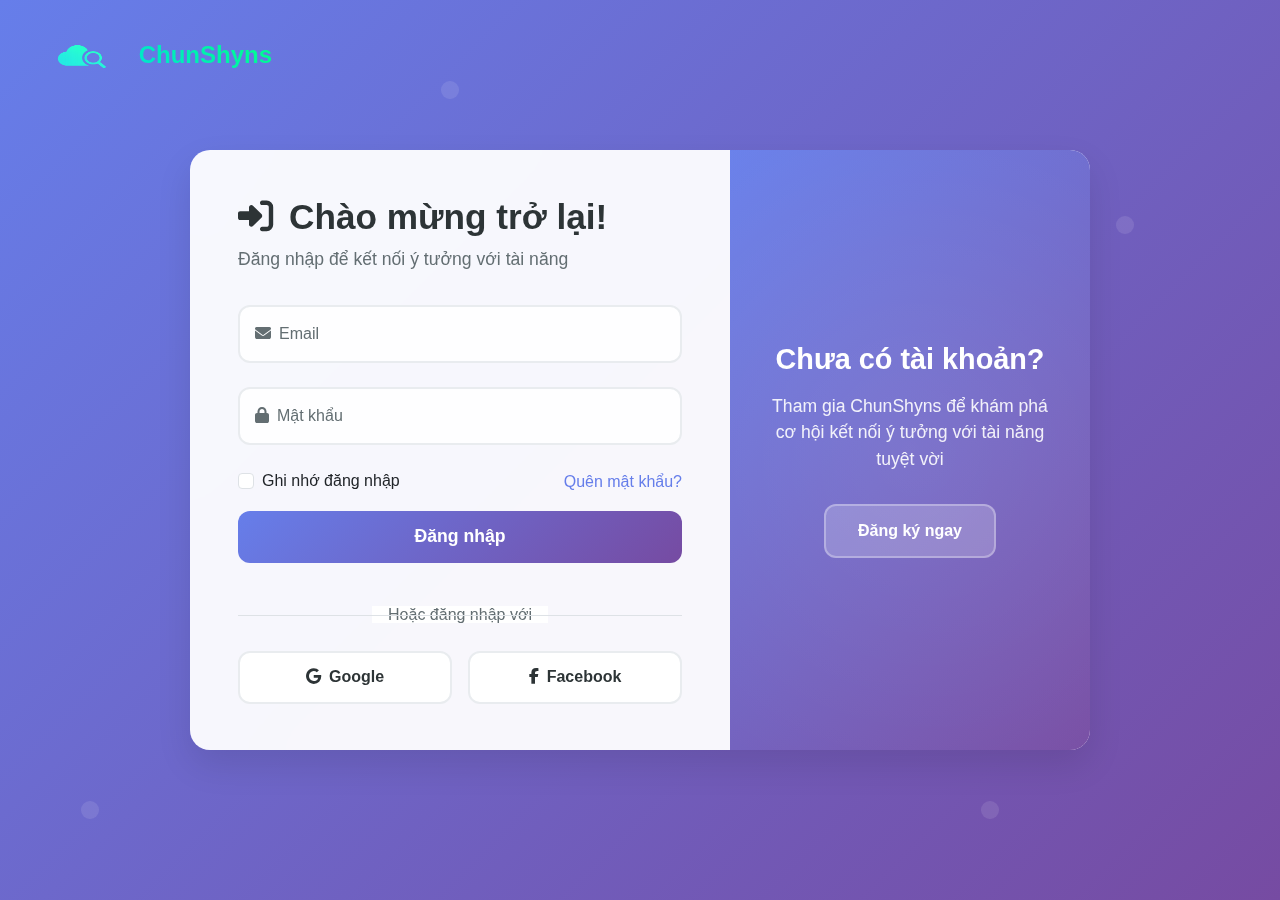
<file: login&sigin.html>
<!DOCTYPE html>
<html lang="vi">
<head>
    <meta charset="UTF-8">
    <meta name="viewport" content="width=device-width, initial-scale=1.0">
    <title>ChunShyns - Đăng Nhập & Đăng Ký</title>
    <link href="https://cdnjs.cloudflare.com/ajax/libs/bootstrap/5.3.0/css/bootstrap.min.css" rel="stylesheet">
    <link href="https://cdnjs.cloudflare.com/ajax/libs/font-awesome/6.4.0/css/all.min.css" rel="stylesheet">
    <link rel="stylesheet" href="./Assets/css/layout.css">
</head>
<body>
    <div class="animated-bg"></div>
    
    <!-- Brand Logo -->
    <a href="./index.html" class="brand-logo" onclick="goHome()">
         <img
          src="./Assets/image/logo.png"
          alt="ChunShyns Logo"
          width="100"
          height="50"
        />
        ChunShyns
    </a>

    <!-- Main Auth Container -->
    <div class="auth-container">
        <div class="auth-card">
            <div class="slider-container" id="sliderContainer">
                
                <!-- Login Panel -->
                <div class="form-panel">
                    <div class="form-section">
                        <h2><i class="fas fa-sign-in-alt me-3"></i>Chào mừng trở lại!</h2>
                        <p>Đăng nhập để kết nối ý tưởng với tài năng</p>
                        
                        <form id="loginForm" onsubmit="handleLogin(event)">
                            <div class="form-floating">
                                <input type="email" class="form-control" id="loginEmail" placeholder="name@example.com" required>
                                <label for="loginEmail"><i class="fas fa-envelope me-2"></i>Email</label>
                            </div>
                            
                            <div class="form-floating">
                                <input type="password" class="form-control" id="loginPassword" placeholder="Mật khẩu" required>
                                <label for="loginPassword"><i class="fas fa-lock me-2"></i>Mật khẩu</label>
                            </div>
                            
                            <div class="d-flex justify-content-between align-items-center mb-3">
                                <div class="form-check">
                                    <input class="form-check-input" type="checkbox" id="rememberMe">
                                    <label class="form-check-label" for="rememberMe">
                                        Ghi nhớ đăng nhập
                                    </label>
                                </div>
                                <a href="#" class="text-decoration-none" style="color: #667eea;">Quên mật khẩu?</a>
                            </div>
                            
                            <button type="submit" class="btn btn-primary-custom">
                                Đăng nhập
                                <div class="loading" id="loginLoading"></div>
                            </button>
                        </form>
                        
                        <div class="social-divider">
                            <span>Hoặc đăng nhập với</span>
                        </div>
                        
                        <div class="social-buttons">
                            <a href="#" class="social-btn" onclick="socialLogin('google')">
                                <i class="fab fa-google me-2"></i>Google
                            </a>
                            <a href="#" class="social-btn" onclick="socialLogin('facebook')">
                                <i class="fab fa-facebook-f me-2"></i>Facebook
                            </a>
                        </div>
                    </div>
                    
                    <div class="toggle-section">
                        <div class="toggle-content">
                            <h3>Chưa có tài khoản?</h3>
                            <p>Tham gia ChunShyns để khám phá cơ hội kết nối ý tưởng với tài năng tuyệt vời</p>
                            <button class="btn-toggle" onclick="switchToRegister()">
                                Đăng ký ngay
                            </button>
                        </div>
                    </div>
                </div>
                
                <!-- Register Panel -->
                <div class="form-panel">
                    <div class="toggle-section">
                        <div class="toggle-content">
                            <h3>Đã có tài khoản?</h3>
                            <p>Đăng nhập để tiếp tục hành trình kết nối ý tưởng với tài năng của bạn</p>
                            <button class="btn-toggle" onclick="switchToLogin()">
                                Đăng nhập
                            </button>
                        </div>
                    </div>
                    
                    <div class="form-section">
                        <h2><i class="fas fa-user-plus me-3"></i>Tạo tài khoản mới</h2>
                        <p>Tham gia cộng đồng kết nối ý tưởng với tài năng</p>
                        
                        <form id="registerForm" onsubmit="handleRegister(event)">
                            <div class="row">
                                <div class="col-md-6">
                                    <div class="form-floating">
                                        <input type="text" class="form-control" id="firstName" placeholder="Tên" required>
                                        <label for="firstName"><i class="fas fa-user me-2"></i>Tên</label>
                                    </div>
                                </div>
                                <div class="col-md-6">
                                    <div class="form-floating">
                                        <input type="text" class="form-control" id="lastName" placeholder="Họ" required>
                                        <label for="lastName"><i class="fas fa-user me-2"></i>Họ</label>
                                    </div>
                                </div>
                            </div>
                            
                            <div class="form-floating">
                                <input type="email" class="form-control" id="registerEmail" placeholder="name@example.com" required>
                                <label for="registerEmail"><i class="fas fa-envelope me-2"></i>Email</label>
                            </div>
                            
                            <div class="form-floating">
                                <input type="password" class="form-control" id="registerPassword" placeholder="Mật khẩu" required onkeyup="checkPasswordStrength()">
                                <label for="registerPassword"><i class="fas fa-lock me-2"></i>Mật khẩu</label>
                                <div class="password-strength">
                                    <div class="password-strength-bar" id="passwordStrengthBar"></div>
                                </div>
                            </div>
                            
                            <div class="form-floating">
                                <input type="password" class="form-control" id="confirmPassword" placeholder="Xác nhận mật khẩu" required>
                                <label for="confirmPassword"><i class="fas fa-lock me-2"></i>Xác nhận mật khẩu</label>
                            </div>
                            
                            <div class="form-check mb-3">
                                <input class="form-check-input" type="checkbox" id="agreeTerms" required>
                                <label class="form-check-label" for="agreeTerms">
                                    Tôi đồng ý với <a href="#" style="color: #667eea;">Điều khoản sử dụng</a> và <a href="#" style="color: #667eea;">Chính sách bảo mật</a>
                                </label>
                            </div>
                            
                            <button type="submit" class="btn btn-secondary-custom">
                                Tạo tài khoản
                                <div class="loading" id="registerLoading"></div>
                            </button>
                        </form>
                        
                        <div class="social-divider">
                            <span>Hoặc đăng ký với</span>
                        </div>
                        
                        <div class="social-buttons">
                            <a href="#" class="social-btn" onclick="socialLogin('google')">
                                <i class="fab fa-google me-2"></i>Google
                            </a>
                            <a href="#" class="social-btn" onclick="socialLogin('facebook')">
                                <i class="fab fa-facebook-f me-2"></i>Facebook
                            </a>
                        </div>
                    </div>
                </div>
                
            </div>
        </div>
    </div>

    <script src="https://cdnjs.cloudflare.com/ajax/libs/bootstrap/5.3.0/js/bootstrap.bundle.min.js"></script>
    <script src="./Assets/js/jslg.js"></script>
</body>
</html>
</file>
<file: Assets/css/layout.css>
:root {
            --primary-gradient: linear-gradient(135deg, #667eea 0%, #764ba2 100%);
            --secondary-gradient: linear-gradient(135deg, #f093fb 0%, #f5576c 100%);
            --text-dark: #2d3436;
            --text-light: #636e72;
            --white: #ffffff;
            --shadow: 0 15px 35px rgba(0, 0, 0, 0.1);
            --shadow-hover: 0 25px 50px rgba(0, 0, 0, 0.15);
        }

        * {
            margin: 0;
            padding: 0;
            box-sizing: border-box;
        }

        body {
            font-family: 'Segoe UI', Tahoma, Geneva, Verdana, sans-serif;
            background: var(--primary-gradient);
            min-height: 100vh;
            overflow-x: hidden;
            display: flex;
            align-items: center;
            justify-content: center;
        }

        /* Animated Background */
        .animated-bg {
            position: fixed;
            top: 0;
            left: 0;
            width: 100%;
            height: 100%;
            z-index: -1;
            background: var(--primary-gradient);
        }

        .animated-bg::before {
            content: '';
            position: absolute;
            top: 0;
            left: 0;
            width: 100%;
            height: 100%;
            background: url('data:image/svg+xml,<svg xmlns="http://www.w3.org/2000/svg" viewBox="0 0 100 100"><defs><pattern id="grain" width="100" height="100" patternUnits="userSpaceOnUse"><circle cx="25" cy="25" r="1" fill="white" opacity="0.1"/><circle cx="75" cy="75" r="1" fill="white" opacity="0.1"/><circle cx="50" cy="10" r="1" fill="white" opacity="0.1"/><circle cx="10" cy="90" r="1" fill="white" opacity="0.1"/></pattern></defs><rect width="100" height="100" fill="url(%23grain)"/></svg>');
            animation: float 20s ease-in-out infinite;
        }

        @keyframes float {
            0%, 100% { transform: translateY(0px) rotate(0deg); }
            50% { transform: translateY(-20px) rotate(180deg); }
        }

        /* Main Container */
        .auth-container {
            max-width: 900px;
            width: 100%;
            margin: 2rem;
            position: relative;
            height: 600px;
            perspective: 1000px;
        }

        /* Auth Card */
        .auth-card {
            background: rgba(255, 255, 255, 0.95);
            backdrop-filter: blur(20px);
            border-radius: 20px;
            box-shadow: var(--shadow);
            overflow: hidden;
            height: 100%;
            position: relative;
            transition: all 0.3s ease;
        }

        .auth-card:hover {
            box-shadow: var(--shadow-hover);
            transform: translateY(-5px);
        }

        /* Sliding Container */
        .slider-container {
            position: relative;
            width: 200%;
            height: 100%;
            display: flex;
            transition: transform 0.6s cubic-bezier(0.25, 0.46, 0.45, 0.94);
        }

        .slider-container.show-register {
            transform: translateX(-50%);
        }

        /* Form Panels */
        .form-panel {
            width: 50%;
            height: 100%;
            display: flex;
            position: relative;
        }

        /* Form Sections */
        .form-section {
            width: 60%;
            padding: 3rem;
            display: flex;
            flex-direction: column;
            justify-content: center;
        }

        .form-section h2 {
            color: var(--text-dark);
            font-weight: 700;
            margin-bottom: 0.5rem;
            font-size: 2.2rem;
        }

        .form-section p {
            color: var(--text-light);
            margin-bottom: 2rem;
            font-size: 1.1rem;
        }

        /* Toggle Sections */
        .toggle-section {
            width: 40%;
            background: var(--primary-gradient);
            color: var(--white);
            display: flex;
            flex-direction: column;
            justify-content: center;
            align-items: center;
            text-align: center;
            position: relative;
            overflow: hidden;
        }

        .toggle-section::before {
            content: '';
            position: absolute;
            top: -50%;
            left: -50%;
            width: 200%;
            height: 200%;
            background: radial-gradient(circle, rgba(255,255,255,0.1) 0%, transparent 70%);
            animation: rotate 30s linear infinite;
        }

        @keyframes rotate {
            0% { transform: rotate(0deg); }
            100% { transform: rotate(360deg); }
        }

        .toggle-content {
            position: relative;
            z-index: 2;
            padding: 2rem;
        }

        .toggle-section h3 {
            font-size: 1.8rem;
            font-weight: 700;
            margin-bottom: 1rem;
        }

        .toggle-section p {
            opacity: 0.9;
            margin-bottom: 2rem;
            font-size: 1.1rem;
        }

        /* Toggle Button */
        .btn-toggle {
            background: rgba(255, 255, 255, 0.2);
            border: 2px solid rgba(255, 255, 255, 0.3);
            color: var(--white);
            border-radius: 12px;
            padding: 0.8rem 2rem;
            font-weight: 600;
            transition: all 0.3s ease;
            text-decoration: none;
            cursor: pointer;
        }

        .btn-toggle:hover {
            background: var(--white);
            color: #667eea;
            transform: translateY(-2px);
            text-decoration: none;
        }

        /* Form Inputs */
        .form-floating {
            margin-bottom: 1.5rem;
        }

        .form-floating .form-control {
            border: 2px solid #e9ecef;
            border-radius: 12px;
            padding: 1.2rem 1rem 0.6rem;
            background: rgba(255, 255, 255, 0.9);
            transition: all 0.3s ease;
            font-size: 1rem;
        }

        .form-floating .form-control:focus {
            border-color: #667eea;
            box-shadow: 0 0 20px rgba(102, 126, 234, 0.3);
            background: var(--white);
        }

        .form-floating label {
            padding: 1rem;
            color: var(--text-light);
        }

        /* Buttons */
        .btn-primary-custom {
            background: var(--primary-gradient);
            border: none;
            border-radius: 12px;
            padding: 0.8rem 2rem;
            font-weight: 600;
            font-size: 1.1rem;
            color: var(--white);
            transition: all 0.3s ease;
            width: 100%;
            margin-bottom: 1rem;
        }

        .btn-primary-custom:hover {
            transform: translateY(-2px);
            box-shadow: 0 10px 25px rgba(102, 126, 234, 0.4);
            color: var(--white);
        }

        .btn-secondary-custom {
            background: var(--secondary-gradient);
            border: none;
            border-radius: 12px;
            padding: 0.8rem 2rem;
            font-weight: 600;
            font-size: 1.1rem;
            color: var(--white);
            transition: all 0.3s ease;
            width: 100%;
            margin-bottom: 1rem;
        }

        .btn-secondary-custom:hover {
            transform: translateY(-2px);
            box-shadow: 0 10px 25px rgba(245, 87, 108, 0.4);
            color: var(--white);
        }

        /* Social Login */
        .social-divider {
            text-align: center;
            margin: 1.5rem 0;
            position: relative;
        }

        .social-divider::before {
            content: '';
            position: absolute;
            top: 50%;
            left: 0;
            right: 0;
            height: 1px;
            background: #dee2e6;
        }

        .social-divider span {
            background: rgba(255, 255, 255, 0.95);
            padding: 0 1rem;
            color: var(--text-light);
        }

        .social-buttons {
            display: flex;
            gap: 1rem;
        }

        .social-btn {
            flex: 1;
            background: var(--white);
            border: 2px solid #e9ecef;
            border-radius: 12px;
            padding: 0.8rem;
            color: var(--text-dark);
            text-decoration: none;
            font-weight: 600;
            transition: all 0.3s ease;
            text-align: center;
        }

        .social-btn:hover {
            border-color: #667eea;
            color: #667eea;
            transform: translateY(-2px);
            box-shadow: 0 5px 15px rgba(102, 126, 234, 0.2);
            text-decoration: none;
        }

        /* Brand Logo */
              .brand-logo {
                    position: absolute;
                    top: 2rem;
                    left: 2rem;
                    background: linear-gradient(45deg, #00d4ff, #00ff88);
                    -webkit-background-clip: text;
                    -webkit-text-fill-color: transparent;
                    background-clip: text;
                    color: transparent;
                    font-size: 1.5rem;
                    font-weight: 700;
                    text-decoration: none;
                    z-index: 10;
                    transition: all 0.3s ease;
              }

        .brand-logo:hover {
            color: var(--white);
            transform: scale(1.05);
            text-decoration: none;
        }

        /* Loading Animation */
        .loading {
            display: none;
            width: 20px;
            height: 20px;
            border: 2px solid transparent;
            border-top: 2px solid white;
            border-radius: 50%;
            animation: spin 1s linear infinite;
            margin-left: 0.5rem;
        }

        @keyframes spin {
            0% { transform: rotate(0deg); }
            100% { transform: rotate(360deg); }
        }

        /* Password Strength */
        .password-strength {
            height: 4px;
            background: #e9ecef;
            border-radius: 2px;
            margin-top: 0.5rem;
            overflow: hidden;
        }

        .password-strength-bar {
            height: 100%;
            transition: all 0.3s ease;
            border-radius: 2px;
        }

        .strength-weak { background: #dc3545; width: 33%; }
        .strength-medium { background: #ffc107; width: 66%; }
        .strength-strong { background: #28a745; width: 100%; }

        /* Responsive Design */
        @media (max-width: 768px) {
            .auth-container {
                margin: 1rem;
                height: auto;
                min-height: 600px;
            }

            .form-panel {
                flex-direction: column;
            }

            .form-section,
            .toggle-section {
                width: 100%;
            }

            .form-section {
                padding: 2rem 1.5rem;
                order: 2;
            }

            .toggle-section {
                order: 1;
                min-height: 200px;
                padding: 1.5rem;
            }

            .form-section h2 {
                font-size: 1.8rem;
            }

            .social-buttons {
                flex-direction: column;
            }

            .toggle-section h3 {
                font-size: 1.5rem;
            }

            .brand-logo {
                top: 1rem;
                left: 1rem;
                font-size: 1.3rem;
            }
        }

        @media (max-width: 480px) {
            .auth-container {
                margin: 0.5rem;
            }

            .auth-card {
                border-radius: 15px;
            }

            .form-section {
                padding: 1.5rem 1rem;
            }
        }

        /* Success/Error Messages */
        .alert-custom {
            border: none;
            border-radius: 12px;
            padding: 1rem 1.5rem;
            margin-bottom: 1.5rem;
            animation: slideInDown 0.5s ease;
        }

        @keyframes slideInDown {
            from {
                opacity: 0;
                transform: translateY(-20px);
            }
            to {
                opacity: 1;
                transform: translateY(0);
            }
        }
</file>
